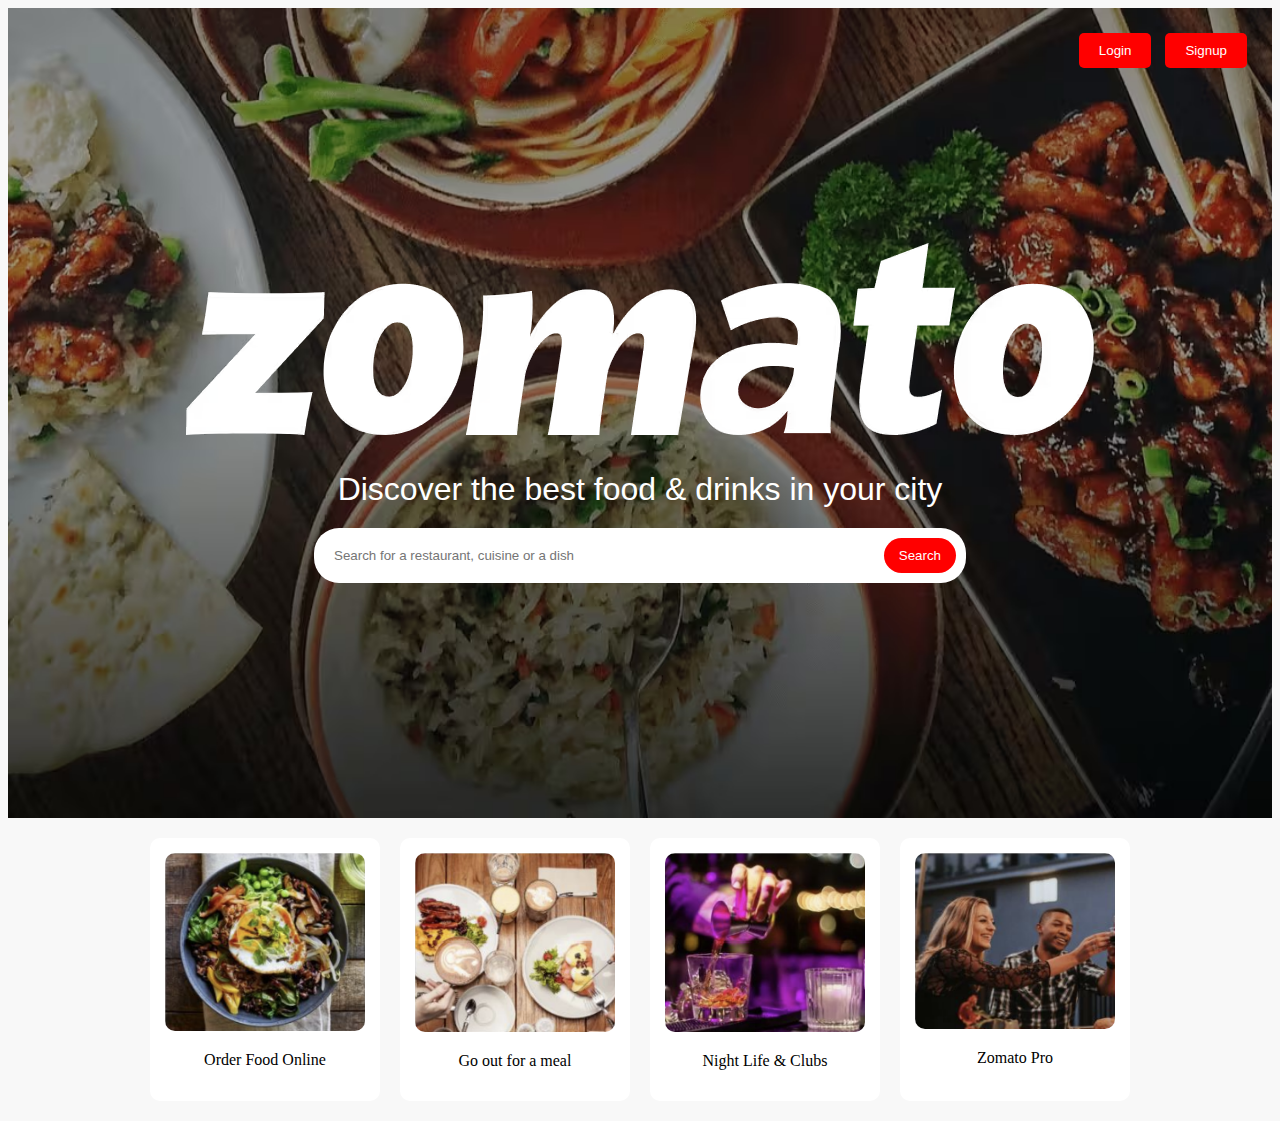
<file: python/assignment9/zomoto clone/index.html>
<!DOCTYPE html>
<html lang="en">
<head>
    <meta charset="UTF-8">
    <meta name="viewport" content="width=device-width, initial-scale=1.0">
    <title>Zomato</title>
    <link rel="icon" href="https://upload.wikimedia.org/wikipedia/commons/7/75/Zomato_logo.png">
    <link rel="stylesheet" href="style.css">
</head>
<body>
    <div class="hero">
        <div class="nav-buttons">
            <button onclick="alert('requires backend code!')">Login</button>
            <button onclick="alert('requires backend code!')">Signup</button>
        </div>
        <div class="zomato">
            <img src="zomato.avif" alt="" >
        </div>
        
        <p>Discover the best food & drinks in your city </p>
        <div class="search-box">
            <input type="text" placeholder="Search for a restaurant, cuisine or a dish">
            <button>Search</button>
        </div>
    </div>
    <div class="categories">
        <div class="category" onclick="alert('no backend code found')">
            <img src="img1.png" alt="Order Food Online">
            <p>Order Food Online </p>
        </div>
        <div class="category" onclick="alert('no backend code found')">
            <img src="img2.png" alt="Go out for a meal">
            <p>Go out for a meal</p>
        </div>
        <div class="category" onclick="alert('no backend code found!')">
            <img src="img3.png" alt="Night Life & Clubs">
            <p>Night Life & Clubs</p>
        </div>
        <div class="category" onclick="alert('no backend code found')">
            <img src="img4.png" alt="Zomato Pro">
            <p>Zomato Pro</p>
        </div>
    </div>
</body>
</html>
</file>
<file: python/assignment9/zomoto clone/style.css>
body {
    background-color: #f8f8f8;
}
.hero {
    background: url(bg.avif) no-repeat center center/cover;
    height: 90vh;
    display: flex;
    flex-direction: column;
    align-items: center;
    justify-content: center;
    text-align: center;
    color: white;
    position: relative;
}

.hero p {
    font-family: 'Gill Sans', 'Gill Sans MT', Calibri, 'Trebuchet MS', sans-serif;
    font-size: 2rem;
    margin-bottom: 20px;
}
.search-box {
    background: white;
    padding: 10px;
    border-radius: 25px;
    display: flex;
    align-items: center;
    width: 50%;
}
.search-box input {
    flex: 1;
    padding: 10px;
    border: none;
    outline: none;
}
.search-box button {
    background: red;
    color: white;
    border: none;
    padding: 10px 15px;
    cursor: pointer;
    border-radius: 25px;
}
.nav-buttons {
    position: absolute;
    top: 20px;
    right: 20px;
}
.nav-buttons button {
    padding: 10px 20px;
    margin: 5px;
    border: none;
    background: red;
    color: white;
    cursor: pointer;
    border-radius: 5px;
}
.categories {
    display: flex;
    justify-content: center;
    gap: 20px;
    margin: 20px;
}
.category {
    background: white;
    padding: 15px;
    text-align: center;
    border-radius: 10px;
    cursor: pointer;
    width: 200px;
    transition: 0.3s;
}
.category:hover {
    box-shadow: 0px 5px 15px rgba(0, 0, 0, 0.2);
}
.category img {
    width: 100%;
    border-radius: 10px;
}
</file>
